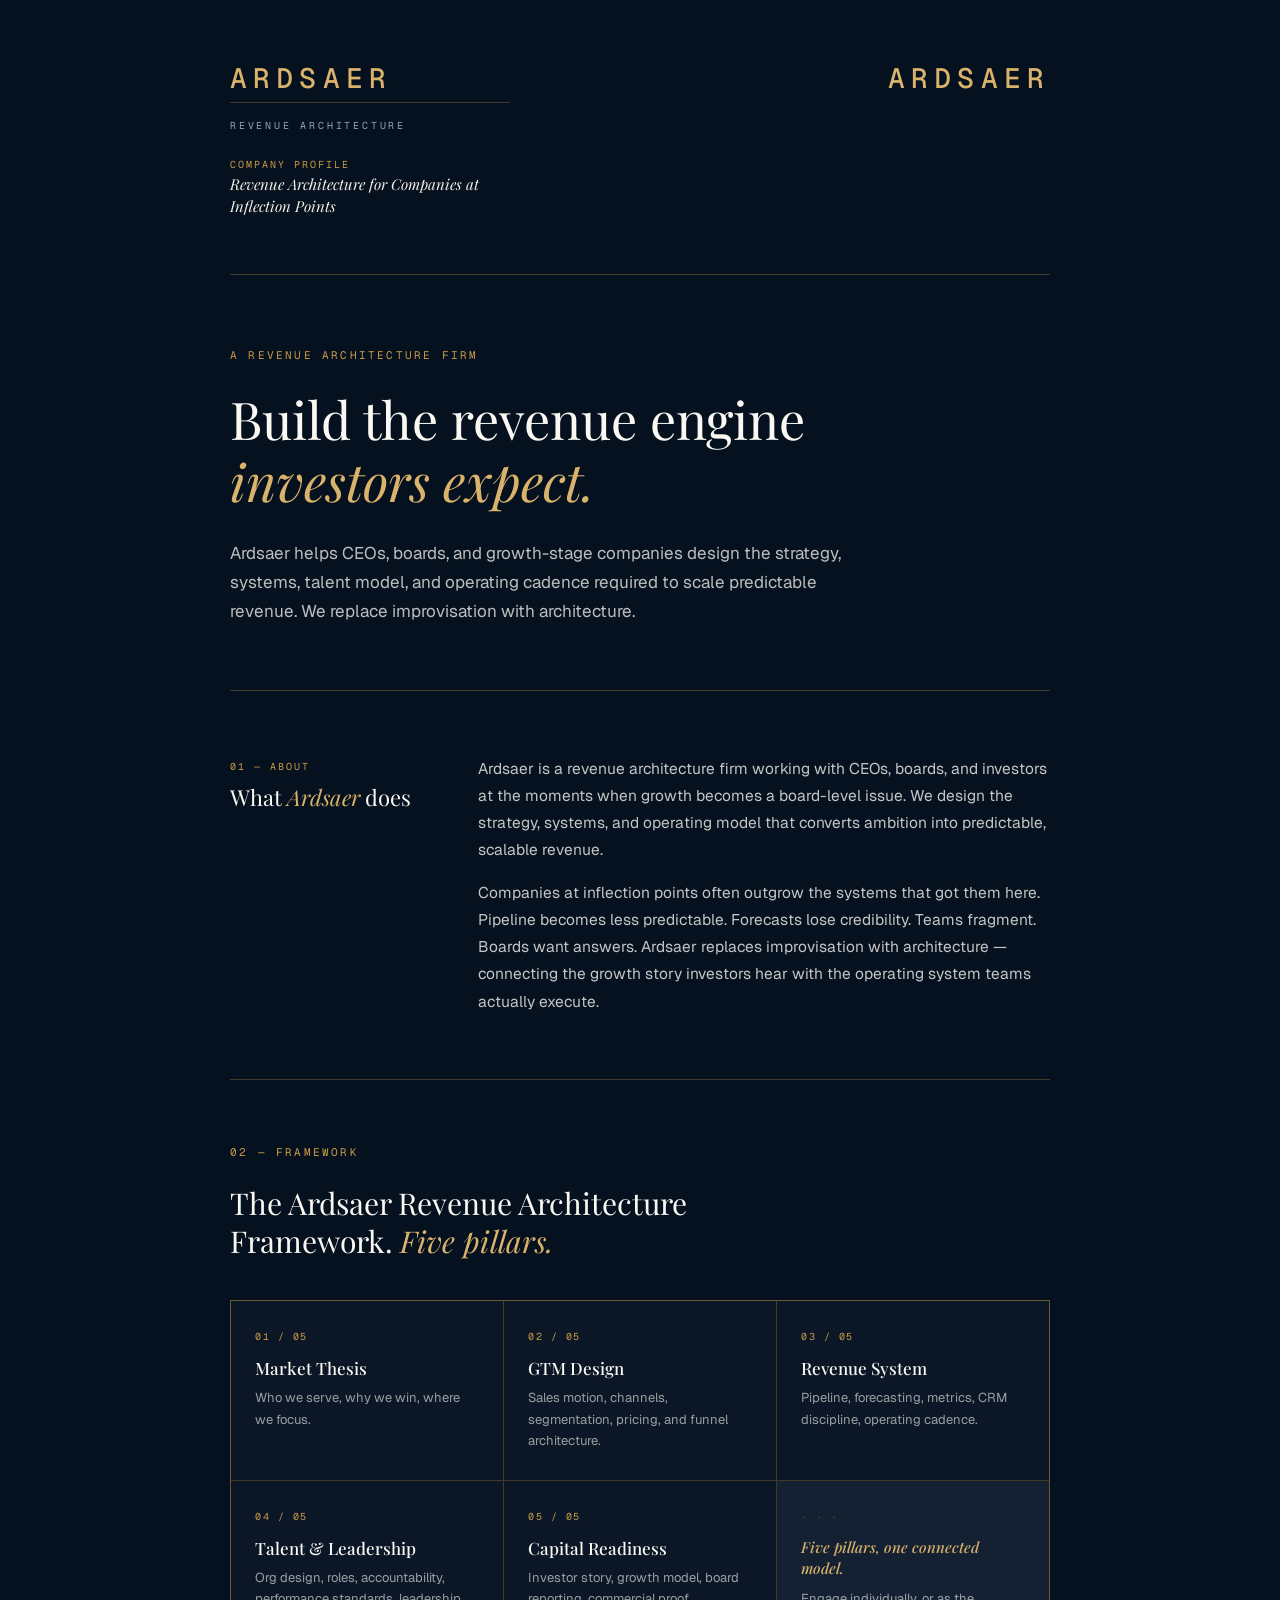
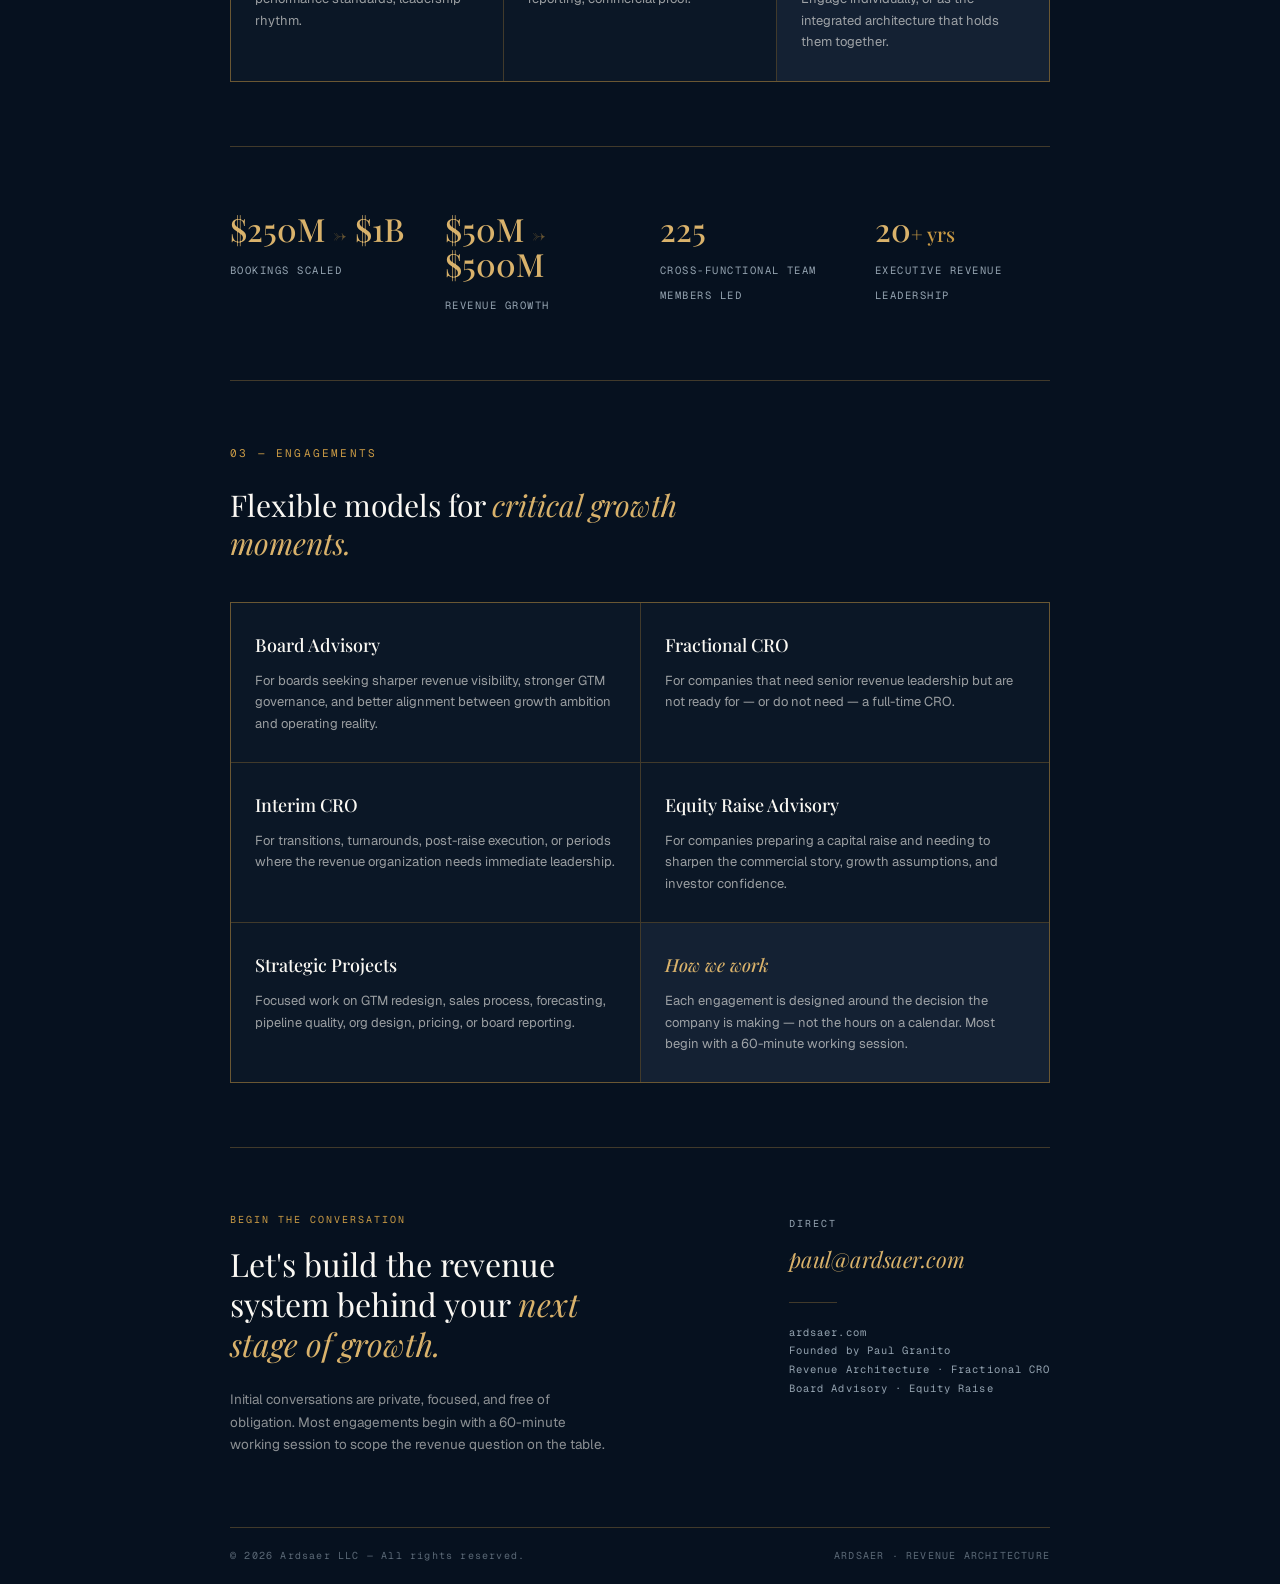
<file: company.html>
<!DOCTYPE html>
<html lang="en">
<head>
  <meta charset="UTF-8" />
  <meta name="viewport" content="width=device-width, initial-scale=1.0" />
  <title>Ardsaer — Company Profile</title>
  <link rel="preconnect" href="https://fonts.googleapis.com" />
  <link rel="preconnect" href="https://fonts.gstatic.com" crossorigin />
  <link href="https://fonts.googleapis.com/css2?family=Playfair+Display:ital,wght@0,400;0,500;0,600;1,400;1,500&family=Geist:wght@300;400;500;600&family=Geist+Mono:wght@400;500&display=swap" rel="stylesheet" />
  <style>
    *, *::before, *::after { box-sizing: border-box; margin: 0; padding: 0; }

    :root {
      --navy-900: #06111F;
      --navy-800: #0B1726;
      --navy-700: #142133;
      --gold-500: #C99A45;
      --gold-400: #D9B26B;
      --gold-300: #E6C892;
      --gold-line: rgba(201,154,69,0.3);
      --bone-50:  #FAF8F3;
      --bone-100: #F4F0E7;
      --slate-400: #94A3B0;
      --serif: "Playfair Display", Georgia, serif;
      --sans:  "Geist", -apple-system, sans-serif;
      --mono:  "Geist Mono", monospace;
    }

    html { scroll-behavior: smooth; }

    body {
      font-family: var(--sans);
      background: var(--navy-900);
      color: var(--bone-50);
      -webkit-font-smoothing: antialiased;
      line-height: 1.6;
    }

    /* ── Layout ── */
    .page {
      max-width: 900px;
      margin: 0 auto;
      padding: 0 40px;
    }

    /* ── Header ── */
    .header {
      padding: 64px 0 56px;
      border-bottom: 1px solid var(--gold-line);
      display: flex;
      align-items: flex-start;
      justify-content: space-between;
      gap: 40px;
      flex-wrap: wrap;
    }

    .logo-block {}

    .logo-wordmark {
      font-family: var(--mono);
      font-size: 28px;
      font-weight: 500;
      letter-spacing: 0.22em;
      color: var(--gold-400);
      display: block;
      line-height: 1;
    }

    .logo-rule {
      width: 100%;
      height: 1px;
      background: var(--gold-line);
      margin: 10px 0 8px;
    }

    .logo-sub {
      font-family: var(--mono);
      font-size: 10px;
      letter-spacing: 0.28em;
      color: var(--slate-400);
      text-transform: uppercase;
    }

    .header-right {
      text-align: right;
      display: flex;
      flex-direction: column;
      align-items: flex-end;
      gap: 12px;
    }

    .header-logo-img {
      display: none;
    }

    .header-logo-wordmark {
      font-family: var(--mono);
      font-size: 28px;
      font-weight: 500;
      letter-spacing: 0.22em;
      color: var(--gold-400);
      display: block;
      line-height: 1;
    }

    .header-label {
      font-family: var(--mono);
      font-size: 10px;
      letter-spacing: 0.2em;
      color: var(--gold-500);
      text-transform: uppercase;
      display: block;
    }

    .header-tagline {
      font-family: var(--serif);
      font-size: 15px;
      font-style: italic;
      color: var(--bone-100);
      max-width: 280px;
      line-height: 1.5;
    }

    /* ── Hero band ── */
    .hero-band {
      padding: 72px 0 64px;
      border-bottom: 1px solid var(--gold-line);
    }

    .eyebrow {
      font-family: var(--mono);
      font-size: 11px;
      letter-spacing: 0.2em;
      color: var(--gold-500);
      text-transform: uppercase;
      display: block;
      margin-bottom: 24px;
    }

    .hero-heading {
      font-family: var(--serif);
      font-size: clamp(32px, 5vw, 52px);
      font-weight: 400;
      line-height: 1.18;
      color: var(--bone-50);
      max-width: 720px;
      margin-bottom: 28px;
    }

    .hero-heading em {
      font-style: italic;
      color: var(--gold-400);
    }

    .hero-body {
      font-size: 17px;
      color: rgba(250,248,243,0.75);
      max-width: 620px;
      line-height: 1.7;
    }

    /* ── Two-col section ── */
    .two-col {
      padding: 64px 0;
      border-bottom: 1px solid var(--gold-line);
      display: grid;
      grid-template-columns: 200px 1fr;
      gap: 48px;
      align-items: start;
    }

    .col-label {
      padding-top: 4px;
    }

    .col-label .index {
      font-family: var(--mono);
      font-size: 10px;
      letter-spacing: 0.2em;
      color: var(--gold-500);
      text-transform: uppercase;
      display: block;
      margin-bottom: 8px;
    }

    .col-label h3 {
      font-family: var(--serif);
      font-size: 22px;
      font-weight: 400;
      color: var(--bone-50);
      line-height: 1.3;
    }

    .col-label h3 em { font-style: italic; color: var(--gold-400); }

    .col-body p {
      font-size: 15.5px;
      color: rgba(250,248,243,0.78);
      line-height: 1.75;
      margin-bottom: 16px;
    }

    .col-body p:last-child { margin-bottom: 0; }

    /* ── Pillars grid ── */
    .pillars-section {
      padding: 64px 0;
      border-bottom: 1px solid var(--gold-line);
    }

    .pillars-head {
      margin-bottom: 40px;
    }

    .pillars-grid {
      display: grid;
      grid-template-columns: repeat(3, 1fr);
      gap: 1px;
      background: var(--gold-line);
      border: 1px solid var(--gold-line);
    }

    .pillar-card {
      background: var(--navy-800);
      padding: 28px 24px;
    }

    .pillar-num {
      font-family: var(--mono);
      font-size: 10px;
      letter-spacing: 0.15em;
      color: var(--gold-500);
      display: block;
      margin-bottom: 12px;
    }

    .pillar-name {
      font-family: var(--serif);
      font-size: 17px;
      font-weight: 500;
      color: var(--bone-50);
      margin-bottom: 8px;
      line-height: 1.3;
    }

    .pillar-body {
      font-size: 13px;
      color: rgba(250,248,243,0.6);
      line-height: 1.65;
    }

    /* ── Stats band ── */
    .stats-band {
      padding: 64px 0;
      border-bottom: 1px solid var(--gold-line);
      display: grid;
      grid-template-columns: repeat(4, 1fr);
      gap: 40px;
    }

    .stat {}

    .stat-value {
      font-family: var(--serif);
      font-size: 32px;
      font-weight: 500;
      color: var(--gold-400);
      display: block;
      line-height: 1.1;
      margin-bottom: 10px;
    }

    .stat-arrow {
      font-size: 20px;
      color: rgba(201,154,69,0.5);
    }

    .stat-label {
      font-family: var(--mono);
      font-size: 10.5px;
      letter-spacing: 0.14em;
      color: var(--slate-400);
      text-transform: uppercase;
      line-height: 1.5;
    }

    /* ── Engagement models ── */
    .engagements-section {
      padding: 64px 0;
      border-bottom: 1px solid var(--gold-line);
    }

    .engagement-list {
      display: grid;
      grid-template-columns: repeat(2, 1fr);
      gap: 1px;
      background: var(--gold-line);
      border: 1px solid var(--gold-line);
      margin-top: 40px;
    }

    .engagement-item {
      background: var(--navy-800);
      padding: 28px 24px;
    }

    .engagement-title {
      font-family: var(--serif);
      font-size: 18px;
      font-weight: 500;
      color: var(--bone-50);
      margin-bottom: 10px;
    }

    .engagement-body {
      font-size: 13px;
      color: rgba(250,248,243,0.6);
      line-height: 1.65;
    }

    /* ── Footer / Contact ── */
    .footer-band {
      padding: 64px 0 72px;
      display: flex;
      align-items: flex-start;
      justify-content: space-between;
      gap: 48px;
      flex-wrap: wrap;
    }

    .footer-left {}

    .footer-cta-label {
      font-family: var(--mono);
      font-size: 10px;
      letter-spacing: 0.2em;
      color: var(--gold-500);
      text-transform: uppercase;
      display: block;
      margin-bottom: 16px;
    }

    .footer-heading {
      font-family: var(--serif);
      font-size: clamp(22px, 3vw, 32px);
      font-weight: 400;
      color: var(--bone-50);
      line-height: 1.25;
      max-width: 420px;
      margin-bottom: 24px;
    }

    .footer-heading em { font-style: italic; color: var(--gold-400); }

    .footer-note {
      font-size: 13.5px;
      color: rgba(250,248,243,0.55);
      max-width: 380px;
      line-height: 1.65;
    }

    .footer-right {
      padding-top: 4px;
    }

    .contact-label {
      font-family: var(--mono);
      font-size: 10px;
      letter-spacing: 0.2em;
      color: var(--slate-400);
      text-transform: uppercase;
      display: block;
      margin-bottom: 10px;
    }

    .contact-email {
      font-family: var(--serif);
      font-size: 22px;
      font-style: italic;
      color: var(--gold-400);
      text-decoration: none;
      display: block;
      margin-bottom: 24px;
      transition: color 0.2s;
    }

    .contact-email:hover { color: var(--gold-300); }

    .divider {
      width: 48px;
      height: 1px;
      background: var(--gold-line);
      margin-bottom: 20px;
    }

    .footer-meta {
      font-family: var(--mono);
      font-size: 10.5px;
      letter-spacing: 0.1em;
      color: var(--slate-400);
      line-height: 1.8;
    }

    /* ── Bottom bar ── */
    .bottom-bar {
      border-top: 1px solid var(--gold-line);
      padding: 20px 0;
      display: flex;
      align-items: center;
      justify-content: space-between;
      gap: 20px;
    }

    .bottom-bar span {
      font-family: var(--mono);
      font-size: 10px;
      letter-spacing: 0.12em;
      color: rgba(148,163,176,0.6);
    }

    /* ── Responsive ── */
    @media (max-width: 720px) {
      .page { padding: 0 24px; }
      .header { flex-direction: column; }
      .header-right { text-align: left; }
      .header-tagline { max-width: none; }
      .two-col { grid-template-columns: 1fr; gap: 24px; }
      .pillars-grid { grid-template-columns: 1fr 1fr; }
      .stats-band { grid-template-columns: 1fr 1fr; gap: 32px; }
      .engagement-list { grid-template-columns: 1fr; }
    }

    @media (max-width: 480px) {
      .pillars-grid { grid-template-columns: 1fr; }
      .stats-band { grid-template-columns: 1fr 1fr; }
    }
  </style>
</head>
<body>

<div class="page">

  <!-- ── Header ── -->
  <header class="header">
    <div class="logo-block">
      <span class="logo-wordmark">ARDSAER</span>
      <div class="logo-rule"></div>
      <span class="logo-sub">Revenue Architecture</span>
      <span class="header-label" style="margin-top: 20px;">Company Profile</span>
      <p class="header-tagline">Revenue Architecture for Companies at Inflection Points</p>
    </div>
    <div class="header-right">
      <span class="header-logo-wordmark">ARDSAER</span>
    </div>
  </header>

  <!-- ── Hero ── -->
  <section class="hero-band">
    <span class="eyebrow">A Revenue Architecture Firm</span>
    <h1 class="hero-heading">
      Build the revenue engine <em>investors expect.</em>
    </h1>
    <p class="hero-body">
      Ardsaer helps CEOs, boards, and growth-stage companies design the strategy, systems, talent model, and operating cadence required to scale predictable revenue. We replace improvisation with architecture.
    </p>
  </section>

  <!-- ── About ── -->
  <section class="two-col">
    <div class="col-label">
      <span class="index">01 — About</span>
      <h3>What <em>Ardsaer</em> does</h3>
    </div>
    <div class="col-body">
      <p>
        Ardsaer is a revenue architecture firm working with CEOs, boards, and investors at the moments when growth becomes a board-level issue. We design the strategy, systems, and operating model that converts ambition into predictable, scalable revenue.
      </p>
      <p>
        Companies at inflection points often outgrow the systems that got them here. Pipeline becomes less predictable. Forecasts lose credibility. Teams fragment. Boards want answers. Ardsaer replaces improvisation with architecture — connecting the growth story investors hear with the operating system teams actually execute.
      </p>
    </div>
  </section>

  <!-- ── Framework / Pillars ── -->
  <section class="pillars-section">
    <div class="pillars-head">
      <span class="eyebrow">02 — Framework</span>
      <h2 style="font-family: var(--serif); font-size: clamp(22px, 3vw, 30px); font-weight: 400; color: var(--bone-50); line-height: 1.25; max-width: 560px;">
        The Ardsaer Revenue Architecture Framework. <em style="font-style:italic; color: var(--gold-400);">Five pillars.</em>
      </h2>
    </div>
    <div class="pillars-grid">
      <div class="pillar-card">
        <span class="pillar-num">01 / 05</span>
        <div class="pillar-name">Market Thesis</div>
        <p class="pillar-body">Who we serve, why we win, where we focus.</p>
      </div>
      <div class="pillar-card">
        <span class="pillar-num">02 / 05</span>
        <div class="pillar-name">GTM Design</div>
        <p class="pillar-body">Sales motion, channels, segmentation, pricing, and funnel architecture.</p>
      </div>
      <div class="pillar-card">
        <span class="pillar-num">03 / 05</span>
        <div class="pillar-name">Revenue System</div>
        <p class="pillar-body">Pipeline, forecasting, metrics, CRM discipline, operating cadence.</p>
      </div>
      <div class="pillar-card">
        <span class="pillar-num">04 / 05</span>
        <div class="pillar-name">Talent &amp; Leadership</div>
        <p class="pillar-body">Org design, roles, accountability, performance standards, leadership rhythm.</p>
      </div>
      <div class="pillar-card">
        <span class="pillar-num">05 / 05</span>
        <div class="pillar-name">Capital Readiness</div>
        <p class="pillar-body">Investor story, growth model, board reporting, commercial proof.</p>
      </div>
      <div class="pillar-card" style="background: var(--navy-700);">
        <span class="pillar-num" style="color: rgba(201,154,69,0.4);">· · ·</span>
        <div class="pillar-name" style="font-style:italic; color: var(--gold-400); font-size: 15px; line-height: 1.45;">Five pillars, one connected model.</div>
        <p class="pillar-body">Engage individually, or as the integrated architecture that holds them together.</p>
      </div>
    </div>
  </section>

  <!-- ── Stats ── -->
  <section class="stats-band">
    <div class="stat">
      <span class="stat-value">$250M <span class="stat-arrow">→</span> $1B</span>
      <span class="stat-label">Bookings scaled</span>
    </div>
    <div class="stat">
      <span class="stat-value">$50M <span class="stat-arrow">→</span> $500M</span>
      <span class="stat-label">Revenue growth</span>
    </div>
    <div class="stat">
      <span class="stat-value">225</span>
      <span class="stat-label">Cross-functional team members led</span>
    </div>
    <div class="stat">
      <span class="stat-value">20<em style="font-size:20px; font-style:normal; color: var(--gold-500);">+ yrs</em></span>
      <span class="stat-label">Executive revenue leadership</span>
    </div>
  </section>

  <!-- ── Engagement Models ── -->
  <section class="engagements-section">
    <span class="eyebrow">03 — Engagements</span>
    <h2 style="font-family: var(--serif); font-size: clamp(22px, 3vw, 30px); font-weight: 400; color: var(--bone-50); line-height: 1.25; max-width: 560px;">
      Flexible models for <em style="font-style:italic; color: var(--gold-400);">critical growth moments.</em>
    </h2>
    <div class="engagement-list">
      <div class="engagement-item">
        <div class="engagement-title">Board Advisory</div>
        <p class="engagement-body">For boards seeking sharper revenue visibility, stronger GTM governance, and better alignment between growth ambition and operating reality.</p>
      </div>
      <div class="engagement-item">
        <div class="engagement-title">Fractional CRO</div>
        <p class="engagement-body">For companies that need senior revenue leadership but are not ready for — or do not need — a full-time CRO.</p>
      </div>
      <div class="engagement-item">
        <div class="engagement-title">Interim CRO</div>
        <p class="engagement-body">For transitions, turnarounds, post-raise execution, or periods where the revenue organization needs immediate leadership.</p>
      </div>
      <div class="engagement-item">
        <div class="engagement-title">Equity Raise Advisory</div>
        <p class="engagement-body">For companies preparing a capital raise and needing to sharpen the commercial story, growth assumptions, and investor confidence.</p>
      </div>
      <div class="engagement-item">
        <div class="engagement-title">Strategic Projects</div>
        <p class="engagement-body">Focused work on GTM redesign, sales process, forecasting, pipeline quality, org design, pricing, or board reporting.</p>
      </div>
      <div class="engagement-item" style="background: var(--navy-700);">
        <div class="engagement-title" style="font-style:italic; color: var(--gold-400);">How we work</div>
        <p class="engagement-body">Each engagement is designed around the decision the company is making — not the hours on a calendar. Most begin with a 60-minute working session.</p>
      </div>
    </div>
  </section>

  <!-- ── Contact ── -->
  <footer>
    <div class="footer-band">
      <div class="footer-left">
        <span class="footer-cta-label">Begin the conversation</span>
        <h2 class="footer-heading">
          Let's build the revenue system behind your <em>next stage of growth.</em>
        </h2>
        <p class="footer-note">
          Initial conversations are private, focused, and free of obligation. Most engagements begin with a 60-minute working session to scope the revenue question on the table.
        </p>
      </div>
      <div class="footer-right">
        <span class="contact-label">Direct</span>
        <a href="mailto:paul@ardsaer.com" class="contact-email">paul@ardsaer.com</a>
        <div class="divider"></div>
        <div class="footer-meta">
          ardsaer.com<br />
          Founded by Paul Granito<br />
          Revenue Architecture · Fractional CRO<br />
          Board Advisory · Equity Raise
        </div>
      </div>
    </div>
    <div class="bottom-bar">
      <span>© 2026 Ardsaer LLC — All rights reserved.</span>
      <span>ARDSAER · REVENUE ARCHITECTURE</span>
    </div>
  </footer>

</div>


</body>
</html>
</file>
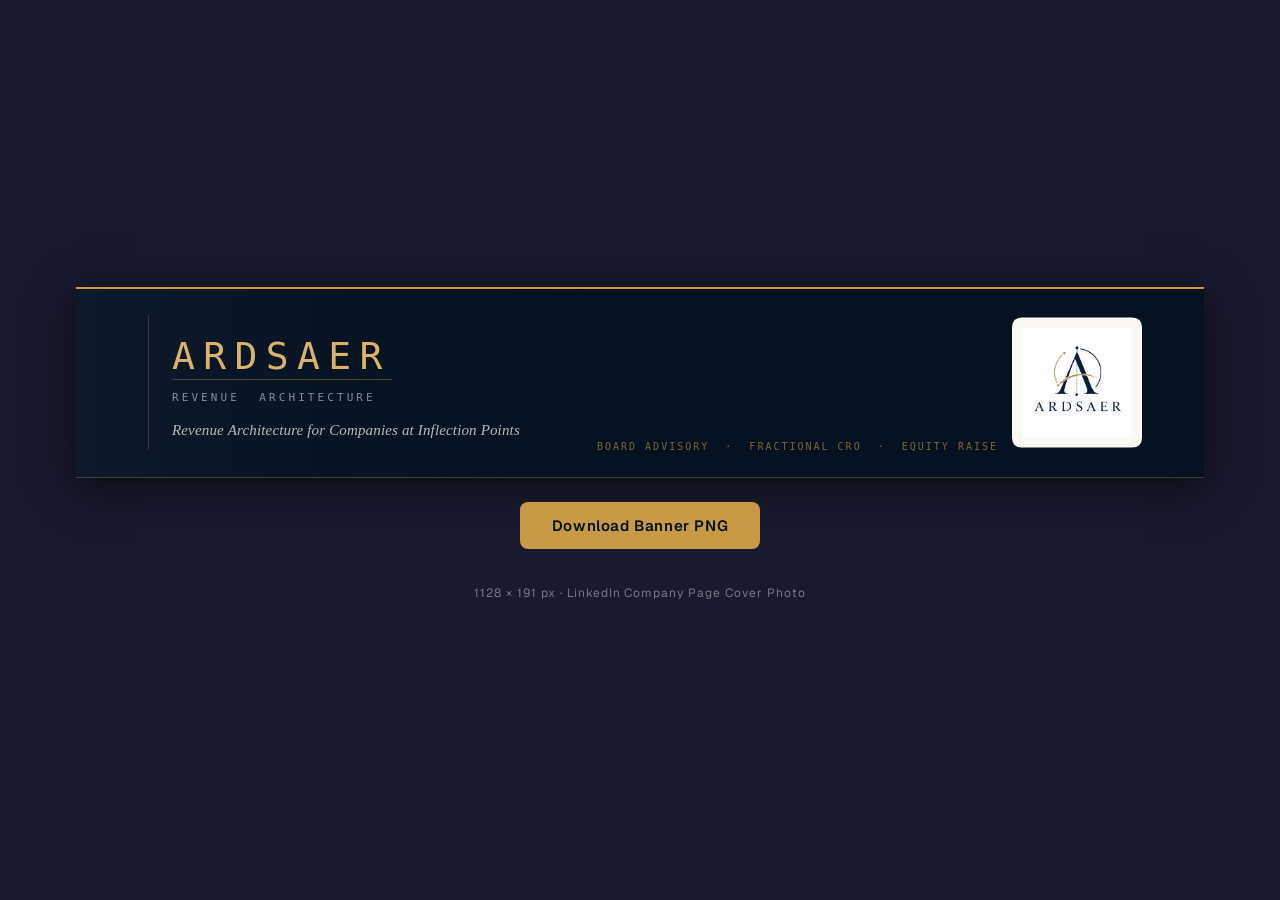
<file: linkedin-banner.html>
<!DOCTYPE html>
<html lang="en">
<head>
  <meta charset="UTF-8" />
  <title>Ardsaer — LinkedIn Banner Generator</title>
  <link href="https://fonts.googleapis.com/css2?family=Playfair+Display:ital,wght@0,400;0,500;1,400&family=Geist:wght@300;400;500&family=Geist+Mono:wght@400;500&display=swap" rel="stylesheet" />
  <style>
    body {
      margin: 0;
      background: #1a1a2e;
      display: flex;
      flex-direction: column;
      align-items: center;
      justify-content: center;
      min-height: 100vh;
      font-family: "Geist", sans-serif;
      gap: 24px;
    }
    canvas { display: block; box-shadow: 0 8px 40px rgba(0,0,0,0.6); }
    .btn {
      background: #C99A45;
      color: #06111F;
      border: none;
      padding: 14px 32px;
      font-size: 15px;
      font-family: "Geist", sans-serif;
      font-weight: 600;
      border-radius: 8px;
      cursor: pointer;
      letter-spacing: 0.04em;
    }
    .btn:hover { background: #D9B26B; }
    .note {
      color: rgba(255,255,255,0.4);
      font-size: 12px;
      letter-spacing: 0.08em;
    }
  </style>
</head>
<body>

<canvas id="banner" width="1128" height="191"></canvas>
<button class="btn" onclick="download()">Download Banner PNG</button>
<p class="note">1128 × 191 px · LinkedIn Company Page Cover Photo</p>

<script>
const canvas = document.getElementById('banner');
const ctx    = canvas.getContext('2d');

const W = 1128, H = 191;

// Load logo
const logo = new Image();
logo.crossOrigin = 'anonymous';
logo.onload = draw;
logo.onerror = draw; // draw without logo if it fails
logo.src = 'images/Logo.png';

function draw() {
  ctx.clearRect(0, 0, W, H);

  // ── Background ──
  ctx.fillStyle = '#06111F';
  ctx.fillRect(0, 0, W, H);

  // Subtle gradient overlay left→right
  const grad = ctx.createLinearGradient(0, 0, W, 0);
  grad.addColorStop(0,   'rgba(20,33,51,0.6)');
  grad.addColorStop(0.5, 'rgba(6,17,31,0)');
  grad.addColorStop(1,   'rgba(6,17,31,0.3)');
  ctx.fillStyle = grad;
  ctx.fillRect(0, 0, W, H);

  // ── Gold top border line ──
  ctx.fillStyle = '#C99A45';
  ctx.fillRect(0, 0, W, 2);

  // ── Gold bottom border line ──
  ctx.fillStyle = 'rgba(201,154,69,0.3)';
  ctx.fillRect(0, H - 1, W, 1);

  // ── Vertical gold accent line ──
  ctx.fillStyle = 'rgba(201,154,69,0.25)';
  ctx.fillRect(72, 28, 1, H - 56);

  // ── ARDSAER wordmark ──
  ctx.fillStyle = '#D9B26B';
  ctx.font = '500 38px "Geist Mono", monospace';
  ctx.letterSpacing = '0.22em';
  ctx.fillText('ARDSAER', 96, 82);

  // ── Rule under wordmark ──
  ctx.fillStyle = 'rgba(201,154,69,0.35)';
  ctx.fillRect(96, 92, 220, 1);

  // ── Revenue Architecture sub ──
  ctx.fillStyle = 'rgba(148,163,176,0.85)';
  ctx.font = '400 11px "Geist Mono", monospace';
  ctx.letterSpacing = '0.28em';
  ctx.fillText('REVENUE  ARCHITECTURE', 96, 114);

  // ── Tagline ──
  ctx.fillStyle = 'rgba(250,248,243,0.72)';
  ctx.font = 'italic 400 15px "Playfair Display", serif';
  ctx.letterSpacing = '0.01em';
  ctx.fillText('Revenue Architecture for Companies at Inflection Points', 96, 148);

  // ── Logo (right side) ──
  if (logo.complete && logo.naturalWidth > 0) {
    const lh = 110;
    const lw = logo.naturalWidth * (lh / logo.naturalHeight);
    const lx = W - lw - 72;
    const ly = (H - lh) / 2;

    // White card behind logo
    const pad = 10;
    ctx.fillStyle = '#FAF8F3';
    roundRect(ctx, lx - pad, ly - pad, lw + pad * 2, lh + pad * 2, 10);
    ctx.fill();

    ctx.drawImage(logo, lx, ly, lw, lh);
  }

  // ── Right-side tagline ──
  const rightX = logo.complete && logo.naturalWidth > 0
    ? W - (logo.naturalWidth * (110 / logo.naturalHeight)) - 72 - 24
    : W - 72;

  ctx.textAlign = 'right';
  ctx.fillStyle = 'rgba(201,154,69,0.6)';
  ctx.font = '400 10px "Geist Mono", monospace';
  ctx.letterSpacing = '0.2em';
  ctx.fillText('BOARD ADVISORY  ·  FRACTIONAL CRO  ·  EQUITY RAISE', rightX, H - 28);
  ctx.textAlign = 'left';
}

function roundRect(ctx, x, y, w, h, r) {
  ctx.beginPath();
  ctx.moveTo(x + r, y);
  ctx.lineTo(x + w - r, y);
  ctx.quadraticCurveTo(x + w, y, x + w, y + r);
  ctx.lineTo(x + w, y + h - r);
  ctx.quadraticCurveTo(x + w, y + h, x + w - r, y + h);
  ctx.lineTo(x + r, y + h);
  ctx.quadraticCurveTo(x, y + h, x, y + h - r);
  ctx.lineTo(x, y + r);
  ctx.quadraticCurveTo(x, y, x + r, y);
  ctx.closePath();
}

function download() {
  const a = document.createElement('a');
  a.download = 'ardsaer-linkedin-banner.png';
  a.href = canvas.toDataURL('image/png');
  a.click();
}
</script>

</body>
</html>
</file>
